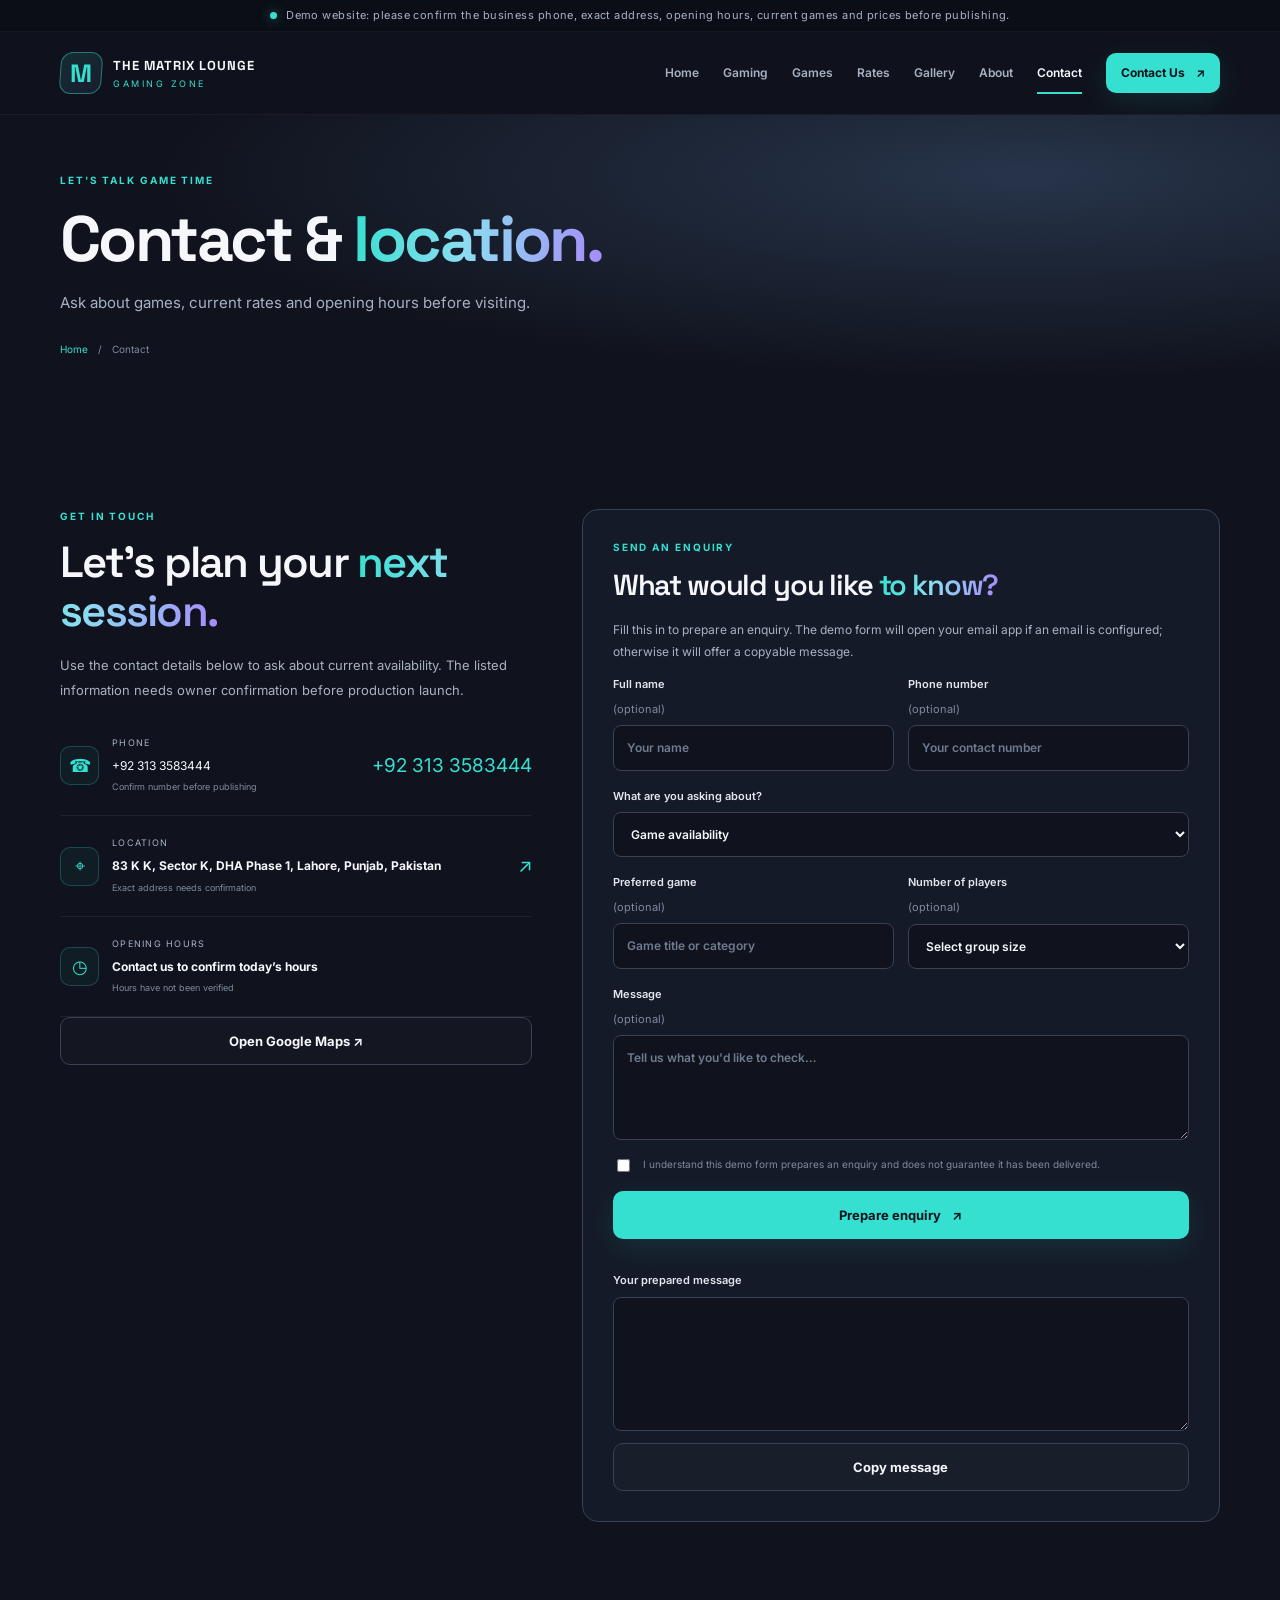
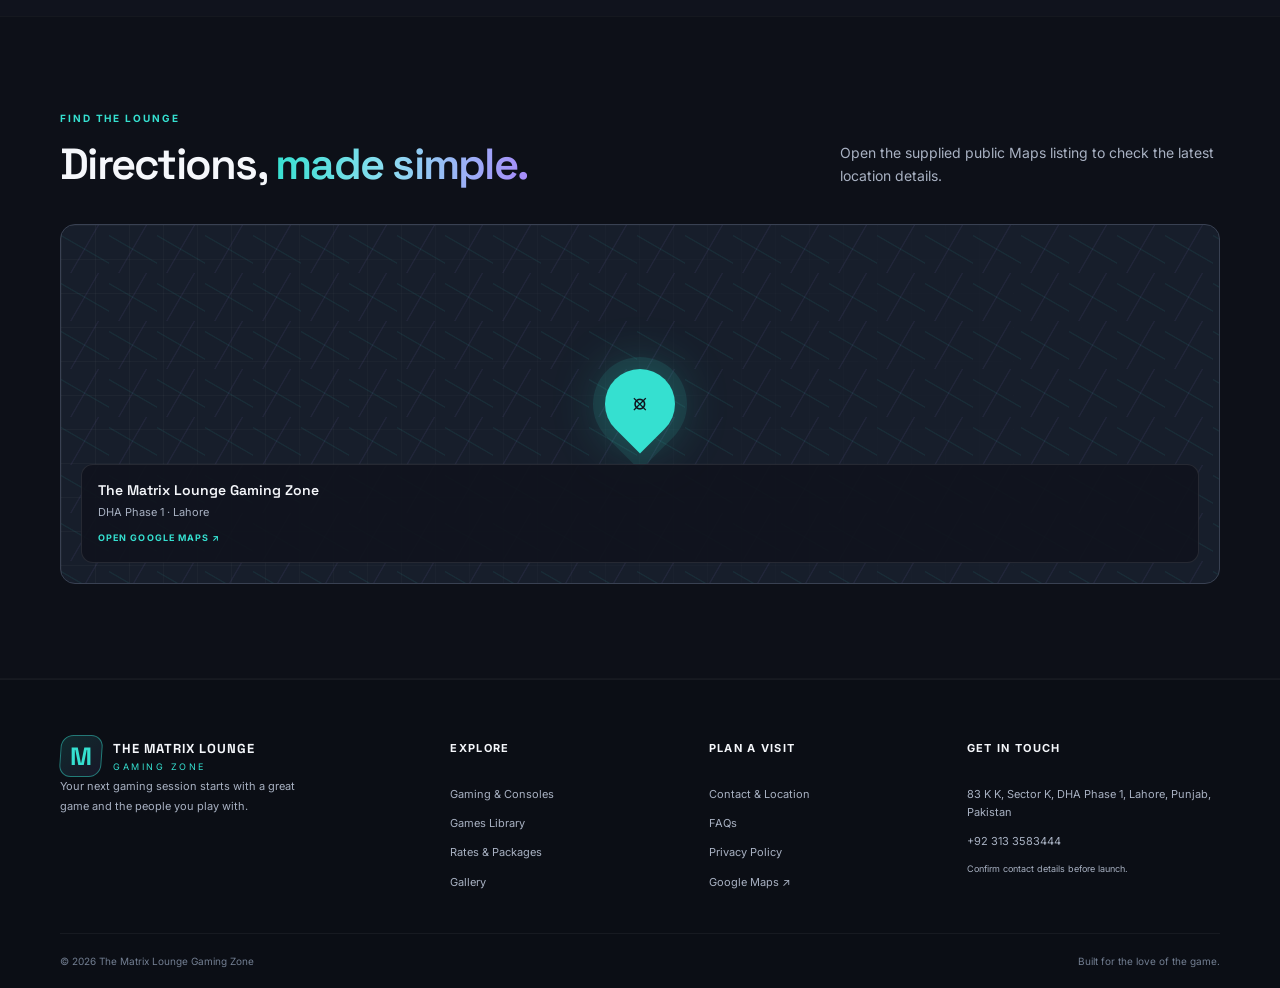
<file: contact.html>
<!doctype html><html lang="en"><head><meta charset="utf-8"><meta name="viewport" content="width=device-width, initial-scale=1"><meta name="theme-color" content="#10131d"><meta name="description" content="Contact The Matrix Lounge Gaming Zone in Lahore to ask about games, current rates and directions."><title>Contact & Location | The Matrix Lounge Gaming Zone</title><link rel="preconnect" href="https://fonts.googleapis.com"><link rel="preconnect" href="https://fonts.gstatic.com" crossorigin><link href="https://fonts.googleapis.com/css2?family=Inter:wght@400;500;600;700&family=Space+Grotesk:wght@500;600;700&display=swap" rel="stylesheet"><link rel="stylesheet" href="css/styles.css"><script defer src="js/config.js"></script><script defer src="js/app.js"></script></head><body><a class="skip-link" href="#main">Skip to content</a><div class="notice-bar"><span class="status-dot"></span><span data-notice>Local gaming. Real connections.</span></div><header class="site-header"><div class="container nav-wrap"><a class="brand" href="index.html" aria-label="The Matrix Lounge home"><span class="brand-mark"><span>M</span></span><span class="brand-copy"><strong>THE MATRIX LOUNGE</strong><small>GAMING ZONE</small></span></a><button class="menu-toggle" type="button" aria-expanded="false" aria-controls="main-nav" aria-label="Open navigation"><span></span><span></span><span></span></button><nav class="main-nav" id="main-nav" aria-label="Main navigation"><a class="nav-link " href="index.html">Home</a><a class="nav-link " href="gaming.html">Gaming</a><a class="nav-link " href="games.html">Games</a><a class="nav-link " href="rates.html">Rates</a><a class="nav-link " href="gallery.html">Gallery</a><a class="nav-link " href="about.html">About</a><a class="nav-link active" href="contact.html">Contact</a><a class="button button-small button-primary nav-cta" href="contact.html#contact-form">Contact Us <span aria-hidden="true">↗</span></a></nav></div></header><main id="main"><section class="page-hero compact"><div class="container page-hero-inner"><div class="eyebrow">LET'S TALK GAME TIME</div><h1>Contact & <span class="text-gradient">location.</span></h1><p>Ask about games, current rates and opening hours before visiting.</p><div class="breadcrumbs"><a href="index.html">Home</a><span>/</span><span>Contact</span></div></div></section><section class="section"><div class="container contact-layout"><div class="contact-details"><span class="eyebrow">GET IN TOUCH</span><h2>Let's plan your <span class="text-gradient">next session.</span></h2><p>Use the contact details below to ask about current availability. The listed information needs owner confirmation before production launch.</p><div class="contact-detail-card"><span class="contact-symbol">☎</span><div><small>PHONE</small><a data-phone href="tel:+923133583444">+92 313 3583444</a><span class="verification-note">Confirm number before publishing</span></div><a data-phone href="tel:+923133583444" class="detail-arrow" aria-label="Call the lounge">↗</a></div><div class="contact-detail-card"><span class="contact-symbol">⌖</span><div><small>LOCATION</small><strong data-address>83 K K, Sector K, DHA Phase 1, Lahore, Pakistan</strong><span class="verification-note">Exact address needs confirmation</span></div><a data-directions href="https://maps.app.goo.gl/FHKdm8GbWNaMJ6Qq5" class="detail-arrow" target="_blank" rel="noopener" aria-label="Get directions">↗</a></div><div class="contact-detail-card"><span class="contact-symbol">◷</span><div><small>OPENING HOURS</small><strong data-hours>Contact us to confirm today's hours</strong><span class="verification-note">Hours have not been verified</span></div></div><a class="button button-ghost button-full" data-maps href="https://maps.app.goo.gl/FHKdm8GbWNaMJ6Qq5" target="_blank" rel="noopener">Open Google Maps ↗</a></div><div class="contact-form-card" id="contact-form"><div class="form-heading"><span class="eyebrow">SEND AN ENQUIRY</span><h2>What would you like <span class="text-gradient">to know?</span></h2><p>Fill this in to prepare an enquiry. The demo form will open your email app if an email is configured; otherwise it will offer a copyable message.</p></div><form id="enquiry-form" novalidate><div class="form-row"><label>Full name <span>(optional)</span><input name="name" autocomplete="name" placeholder="Your name" maxlength="100"></label><label>Phone number <span>(optional)</span><input name="phone" type="tel" autocomplete="tel" placeholder="Your contact number" maxlength="30"></label></div><label>What are you asking about?<select name="topic"><option>Game availability</option><option>Current rates</option><option>Console availability</option><option>Group visit</option><option>Opening hours</option><option>Other enquiry</option></select></label><div class="form-row"><label>Preferred game <span>(optional)</span><input name="game" placeholder="Game title or category" maxlength="100"></label><label>Number of players <span>(optional)</span><select name="players"><option value="">Select group size</option><option>1 player</option><option>2 players</option><option>3–4 players</option><option>5+ players</option></select></label></div><label>Message <span>(optional)</span><textarea name="message" rows="4" placeholder="Tell us what you'd like to check…" maxlength="1000"></textarea></label><label class="consent-row"><input type="checkbox" name="consent" required><span>I understand this demo form prepares an enquiry and does not guarantee it has been delivered.</span></label><button class="button button-primary button-full" type="submit">Prepare enquiry <span>↗</span></button><p class="form-status" id="form-status" role="status" aria-live="polite"></p><div class="form-output" id="form-output" hidden><label>Your prepared message<textarea id="prepared-message" rows="6" readonly></textarea></label><button class="button button-ghost button-full" type="button" id="copy-message">Copy message</button></div></form></div></div></section><section class="section section-dark"><div class="container"><div class="section-heading"><div><span class="eyebrow">FIND THE LOUNGE</span><h2>Directions, <span class="text-gradient">made simple.</span></h2></div><p>Open the supplied public Maps listing to check the latest location details.</p></div><a class="map-wide" data-directions href="https://maps.app.goo.gl/FHKdm8GbWNaMJ6Qq5" target="_blank" rel="noopener"><div class="map-grid"></div><div class="map-pin-large">⌖</div><div class="map-label"><strong>The Matrix Lounge Gaming Zone</strong><small>DHA Phase 1 · Lahore</small><span>OPEN GOOGLE MAPS ↗</span></div></a></div></section></main><footer class="site-footer"><div class="container footer-grid"><div class="footer-brand"><a class="brand" href="index.html"><span class="brand-mark"><span>M</span></span><span class="brand-copy"><strong>THE MATRIX LOUNGE</strong><small>GAMING ZONE</small></span></a><p>Your next gaming session starts with a great game and the people you play with.</p></div><div><h3>Explore</h3><a href="gaming.html">Gaming & Consoles</a><a href="games.html">Games Library</a><a href="rates.html">Rates & Packages</a><a href="gallery.html">Gallery</a></div><div><h3>Plan a visit</h3><a href="contact.html">Contact & Location</a><a href="faq.html">FAQs</a><a href="privacy.html">Privacy Policy</a><a data-maps href="https://maps.app.goo.gl/FHKdm8GbWNaMJ6Qq5" target="_blank" rel="noopener">Google Maps ↗</a></div><div><h3>Get in touch</h3><p data-address>Address details need confirmation.</p><a data-phone href="tel:+923133583444" class="footer-phone">+92 313 3583444</a><p class="tiny-note">Confirm contact details before launch.</p></div></div><div class="container footer-bottom"><span>© <span data-year></span> The Matrix Lounge Gaming Zone</span><span>Built for the love of the game.</span></div></footer><div class="toast" role="status" aria-live="polite" hidden></div></body></html>
</file>
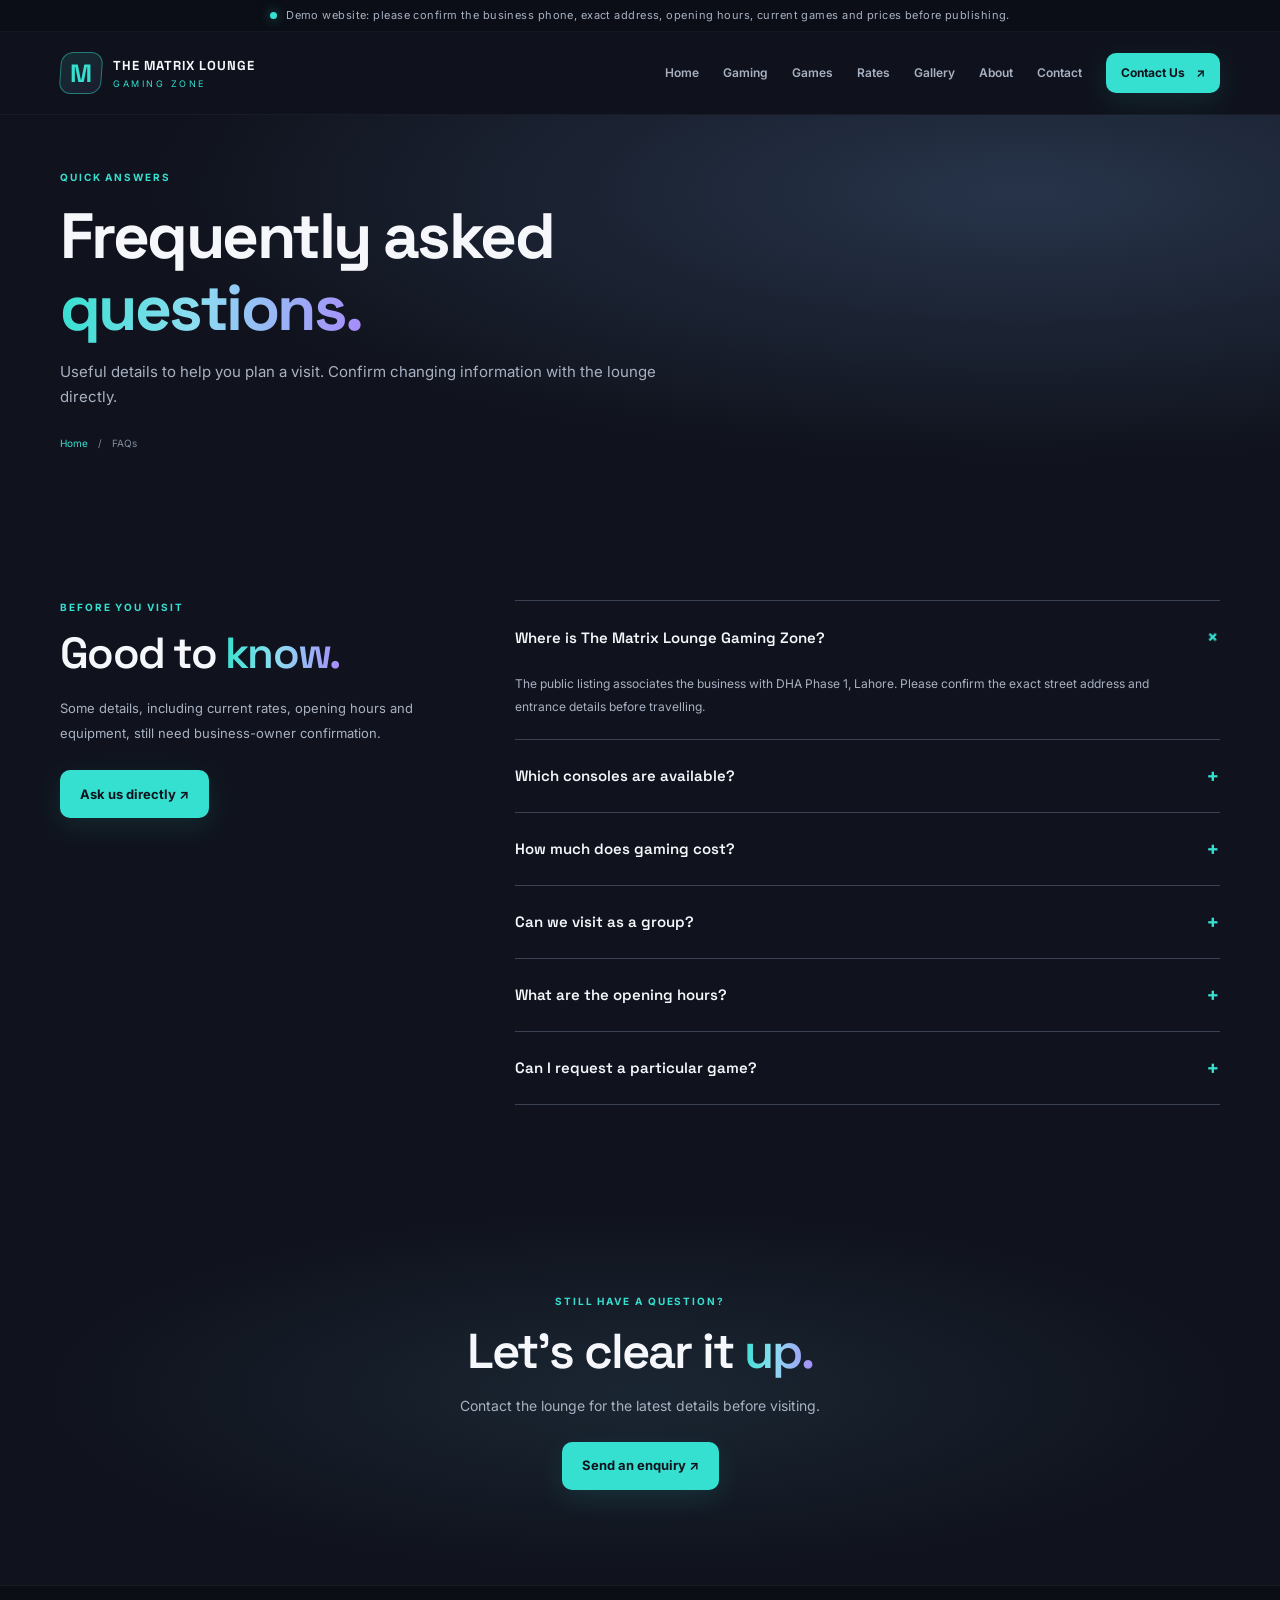
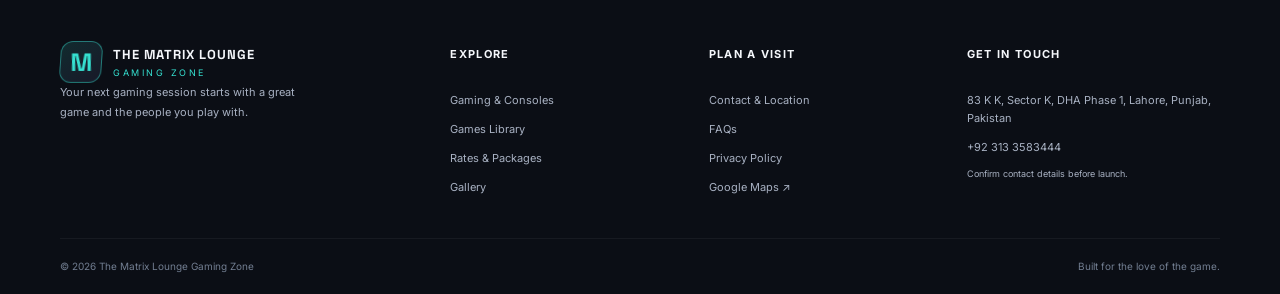
<file: faq.html>
<!doctype html><html lang="en"><head><meta charset="utf-8"><meta name="viewport" content="width=device-width, initial-scale=1"><meta name="theme-color" content="#10131d"><meta name="description" content="Frequently asked questions about The Matrix Lounge Gaming Zone, location, rates and game availability."><title>FAQs | The Matrix Lounge Gaming Zone</title><link rel="preconnect" href="https://fonts.googleapis.com"><link rel="preconnect" href="https://fonts.gstatic.com" crossorigin><link href="https://fonts.googleapis.com/css2?family=Inter:wght@400;500;600;700&family=Space+Grotesk:wght@500;600;700&display=swap" rel="stylesheet"><link rel="stylesheet" href="css/styles.css"><script defer src="js/config.js"></script><script defer src="js/app.js"></script></head><body><a class="skip-link" href="#main">Skip to content</a><div class="notice-bar"><span class="status-dot"></span><span data-notice>Local gaming. Real connections.</span></div><header class="site-header"><div class="container nav-wrap"><a class="brand" href="index.html" aria-label="The Matrix Lounge home"><span class="brand-mark"><span>M</span></span><span class="brand-copy"><strong>THE MATRIX LOUNGE</strong><small>GAMING ZONE</small></span></a><button class="menu-toggle" type="button" aria-expanded="false" aria-controls="main-nav" aria-label="Open navigation"><span></span><span></span><span></span></button><nav class="main-nav" id="main-nav" aria-label="Main navigation"><a class="nav-link " href="index.html">Home</a><a class="nav-link " href="gaming.html">Gaming</a><a class="nav-link " href="games.html">Games</a><a class="nav-link " href="rates.html">Rates</a><a class="nav-link " href="gallery.html">Gallery</a><a class="nav-link " href="about.html">About</a><a class="nav-link " href="contact.html">Contact</a><a class="button button-small button-primary nav-cta" href="contact.html#contact-form">Contact Us <span aria-hidden="true">↗</span></a></nav></div></header><main id="main"><section class="page-hero compact"><div class="container page-hero-inner"><div class="eyebrow">QUICK ANSWERS</div><h1>Frequently asked <span class="text-gradient">questions.</span></h1><p>Useful details to help you plan a visit. Confirm changing information with the lounge directly.</p><div class="breadcrumbs"><a href="index.html">Home</a><span>/</span><span>FAQs</span></div></div></section><section class="section"><div class="container faq-layout"><div class="faq-intro"><span class="eyebrow">BEFORE YOU VISIT</span><h2>Good to <span class="text-gradient">know.</span></h2><p>Some details, including current rates, opening hours and equipment, still need business-owner confirmation.</p><a class="button button-primary" href="contact.html">Ask us directly ↗</a></div><div class="faq-list" id="faq-list"></div></div></section><section class="section final-cta"><div class="container final-cta-inner"><span class="eyebrow">STILL HAVE A QUESTION?</span><h2>Let's clear it <span class="text-gradient">up.</span></h2><p>Contact the lounge for the latest details before visiting.</p><a class="button button-primary" href="contact.html#contact-form">Send an enquiry ↗</a></div></section></main><footer class="site-footer"><div class="container footer-grid"><div class="footer-brand"><a class="brand" href="index.html"><span class="brand-mark"><span>M</span></span><span class="brand-copy"><strong>THE MATRIX LOUNGE</strong><small>GAMING ZONE</small></span></a><p>Your next gaming session starts with a great game and the people you play with.</p></div><div><h3>Explore</h3><a href="gaming.html">Gaming & Consoles</a><a href="games.html">Games Library</a><a href="rates.html">Rates & Packages</a><a href="gallery.html">Gallery</a></div><div><h3>Plan a visit</h3><a href="contact.html">Contact & Location</a><a href="faq.html">FAQs</a><a href="privacy.html">Privacy Policy</a><a data-maps href="https://maps.app.goo.gl/FHKdm8GbWNaMJ6Qq5" target="_blank" rel="noopener">Google Maps ↗</a></div><div><h3>Get in touch</h3><p data-address>Address details need confirmation.</p><a data-phone href="tel:+923133583444" class="footer-phone">+92 313 3583444</a><p class="tiny-note">Confirm contact details before launch.</p></div></div><div class="container footer-bottom"><span>© <span data-year></span> The Matrix Lounge Gaming Zone</span><span>Built for the love of the game.</span></div></footer><div class="toast" role="status" aria-live="polite" hidden></div></body></html>
</file>
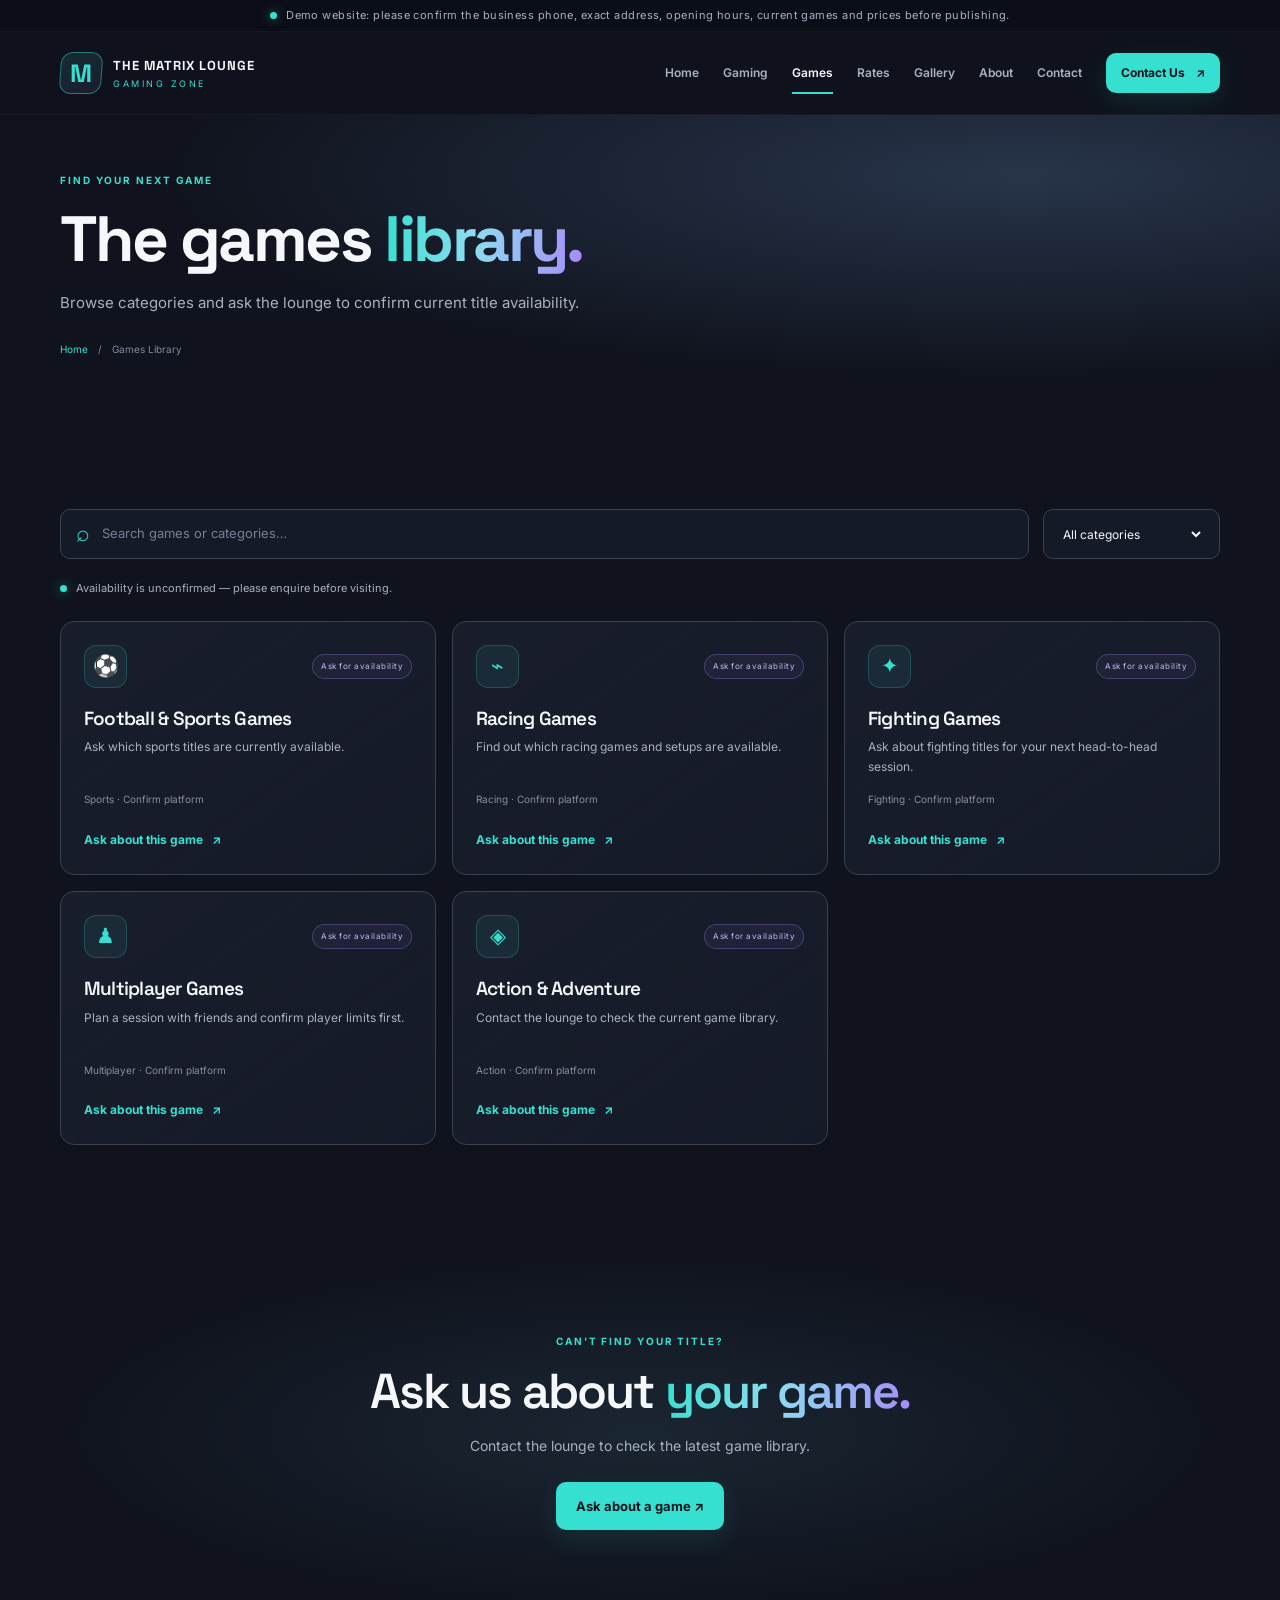
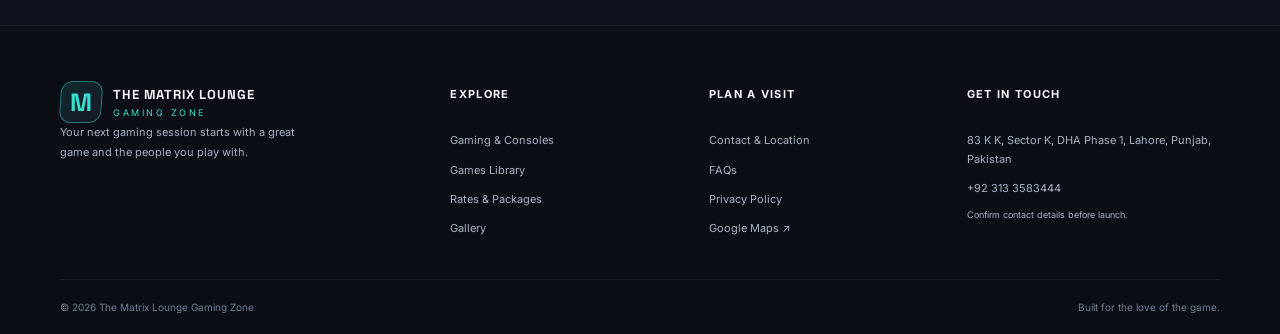
<file: games.html>
<!doctype html><html lang="en"><head><meta charset="utf-8"><meta name="viewport" content="width=device-width, initial-scale=1"><meta name="theme-color" content="#10131d"><meta name="description" content="Search gaming categories and enquire about current game availability at The Matrix Lounge Gaming Zone."><title>Games Library | The Matrix Lounge Gaming Zone</title><link rel="preconnect" href="https://fonts.googleapis.com"><link rel="preconnect" href="https://fonts.gstatic.com" crossorigin><link href="https://fonts.googleapis.com/css2?family=Inter:wght@400;500;600;700&family=Space+Grotesk:wght@500;600;700&display=swap" rel="stylesheet"><link rel="stylesheet" href="css/styles.css"><script defer src="js/config.js"></script><script defer src="js/app.js"></script></head><body><a class="skip-link" href="#main">Skip to content</a><div class="notice-bar"><span class="status-dot"></span><span data-notice>Local gaming. Real connections.</span></div><header class="site-header"><div class="container nav-wrap"><a class="brand" href="index.html" aria-label="The Matrix Lounge home"><span class="brand-mark"><span>M</span></span><span class="brand-copy"><strong>THE MATRIX LOUNGE</strong><small>GAMING ZONE</small></span></a><button class="menu-toggle" type="button" aria-expanded="false" aria-controls="main-nav" aria-label="Open navigation"><span></span><span></span><span></span></button><nav class="main-nav" id="main-nav" aria-label="Main navigation"><a class="nav-link " href="index.html">Home</a><a class="nav-link " href="gaming.html">Gaming</a><a class="nav-link active" href="games.html">Games</a><a class="nav-link " href="rates.html">Rates</a><a class="nav-link " href="gallery.html">Gallery</a><a class="nav-link " href="about.html">About</a><a class="nav-link " href="contact.html">Contact</a><a class="button button-small button-primary nav-cta" href="contact.html#contact-form">Contact Us <span aria-hidden="true">↗</span></a></nav></div></header><main id="main"><section class="page-hero compact"><div class="container page-hero-inner"><div class="eyebrow">FIND YOUR NEXT GAME</div><h1>The games <span class="text-gradient">library.</span></h1><p>Browse categories and ask the lounge to confirm current title availability.</p><div class="breadcrumbs"><a href="index.html">Home</a><span>/</span><span>Games Library</span></div></div></section><section class="section"><div class="container"><div class="catalog-toolbar"><label class="search-box"><span>⌕</span><input id="game-search" type="search" placeholder="Search games or categories…" aria-label="Search games"></label><label class="select-wrap"><span class="sr-only">Filter games by category</span><select id="game-filter"><option value="all">All categories</option><option>Sports</option><option>Racing</option><option>Fighting</option><option>Multiplayer</option><option>Action</option></select></label></div><div class="catalog-note"><span class="status-dot"></span> Availability is unconfirmed — please enquire before visiting.</div><div class="games-grid" id="games-grid" aria-live="polite"></div><div class="empty-state" id="games-empty" hidden><div class="empty-icon">⌕</div><h3>No matching games found</h3><p>Try a different search or select another category.</p><button class="button button-ghost" id="clear-game-filters" type="button">Clear filters</button></div></div></section><section class="section final-cta"><div class="container final-cta-inner"><span class="eyebrow">CAN'T FIND YOUR TITLE?</span><h2>Ask us about <span class="text-gradient">your game.</span></h2><p>Contact the lounge to check the latest game library.</p><a class="button button-primary" href="contact.html#contact-form">Ask about a game ↗</a></div></section></main><footer class="site-footer"><div class="container footer-grid"><div class="footer-brand"><a class="brand" href="index.html"><span class="brand-mark"><span>M</span></span><span class="brand-copy"><strong>THE MATRIX LOUNGE</strong><small>GAMING ZONE</small></span></a><p>Your next gaming session starts with a great game and the people you play with.</p></div><div><h3>Explore</h3><a href="gaming.html">Gaming & Consoles</a><a href="games.html">Games Library</a><a href="rates.html">Rates & Packages</a><a href="gallery.html">Gallery</a></div><div><h3>Plan a visit</h3><a href="contact.html">Contact & Location</a><a href="faq.html">FAQs</a><a href="privacy.html">Privacy Policy</a><a data-maps href="https://maps.app.goo.gl/FHKdm8GbWNaMJ6Qq5" target="_blank" rel="noopener">Google Maps ↗</a></div><div><h3>Get in touch</h3><p data-address>Address details need confirmation.</p><a data-phone href="tel:+923133583444" class="footer-phone">+92 313 3583444</a><p class="tiny-note">Confirm contact details before launch.</p></div></div><div class="container footer-bottom"><span>© <span data-year></span> The Matrix Lounge Gaming Zone</span><span>Built for the love of the game.</span></div></footer><div class="toast" role="status" aria-live="polite" hidden></div></body></html>
</file>
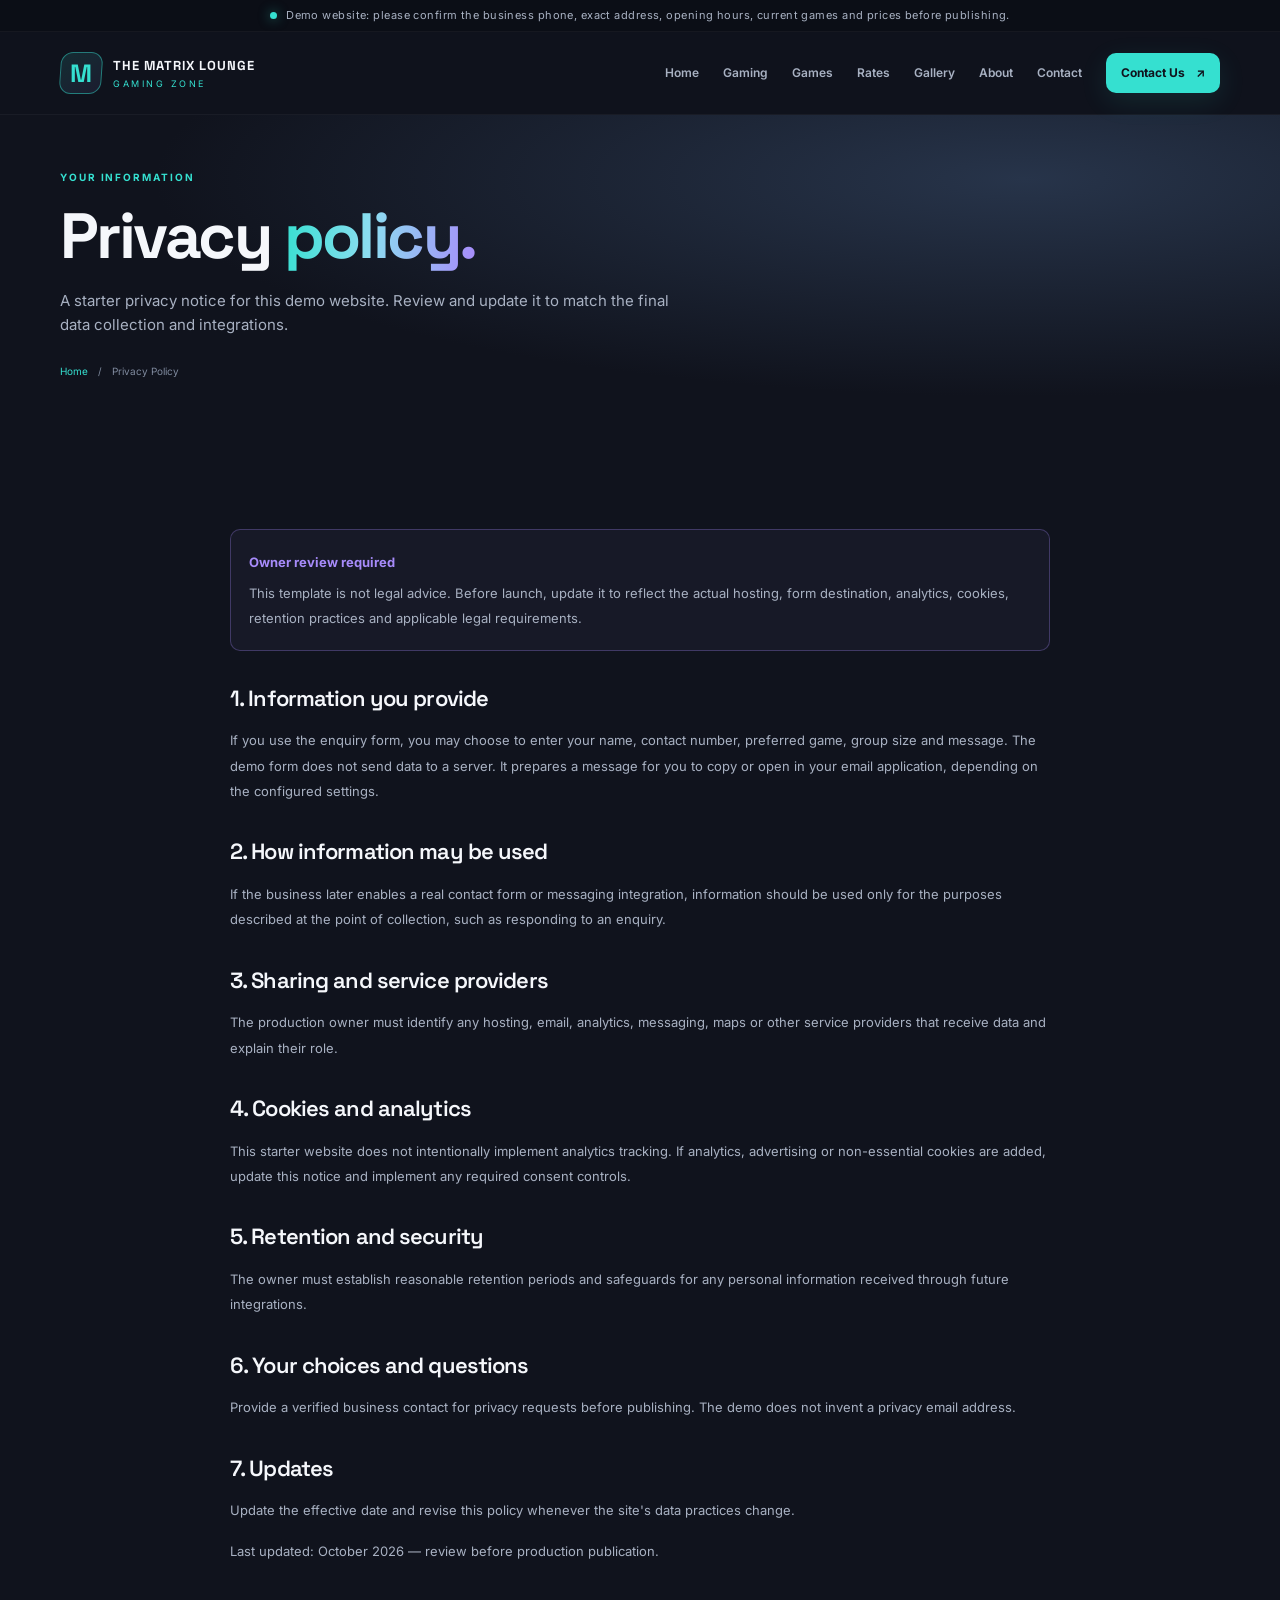
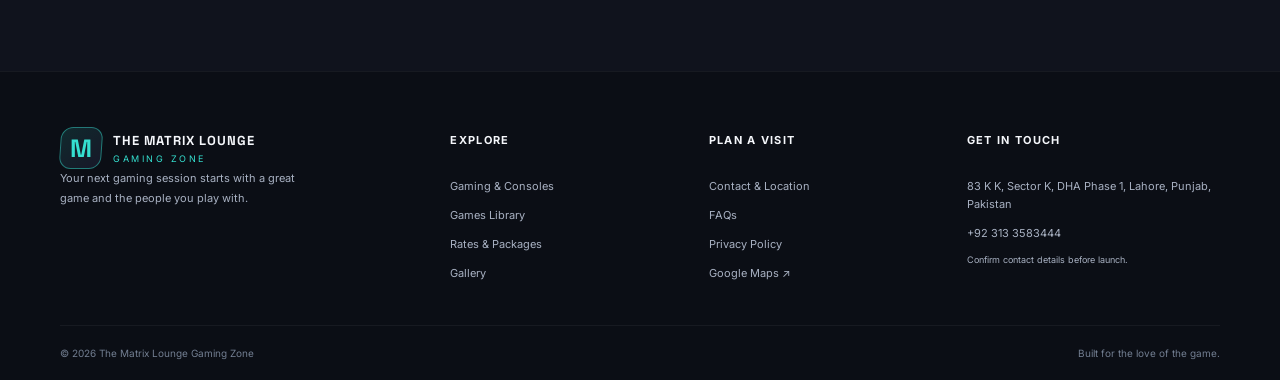
<file: privacy.html>
<!doctype html><html lang="en"><head><meta charset="utf-8"><meta name="viewport" content="width=device-width, initial-scale=1"><meta name="theme-color" content="#10131d"><meta name="description" content="Privacy policy template for The Matrix Lounge Gaming Zone website. Owner review is required before launch."><title>Privacy Policy | The Matrix Lounge Gaming Zone</title><link rel="preconnect" href="https://fonts.googleapis.com"><link rel="preconnect" href="https://fonts.gstatic.com" crossorigin><link href="https://fonts.googleapis.com/css2?family=Inter:wght@400;500;600;700&family=Space+Grotesk:wght@500;600;700&display=swap" rel="stylesheet"><link rel="stylesheet" href="css/styles.css"><script defer src="js/config.js"></script><script defer src="js/app.js"></script></head><body><a class="skip-link" href="#main">Skip to content</a><div class="notice-bar"><span class="status-dot"></span><span data-notice>Local gaming. Real connections.</span></div><header class="site-header"><div class="container nav-wrap"><a class="brand" href="index.html" aria-label="The Matrix Lounge home"><span class="brand-mark"><span>M</span></span><span class="brand-copy"><strong>THE MATRIX LOUNGE</strong><small>GAMING ZONE</small></span></a><button class="menu-toggle" type="button" aria-expanded="false" aria-controls="main-nav" aria-label="Open navigation"><span></span><span></span><span></span></button><nav class="main-nav" id="main-nav" aria-label="Main navigation"><a class="nav-link " href="index.html">Home</a><a class="nav-link " href="gaming.html">Gaming</a><a class="nav-link " href="games.html">Games</a><a class="nav-link " href="rates.html">Rates</a><a class="nav-link " href="gallery.html">Gallery</a><a class="nav-link " href="about.html">About</a><a class="nav-link " href="contact.html">Contact</a><a class="button button-small button-primary nav-cta" href="contact.html#contact-form">Contact Us <span aria-hidden="true">↗</span></a></nav></div></header><main id="main"><section class="page-hero compact"><div class="container page-hero-inner"><div class="eyebrow">YOUR INFORMATION</div><h1>Privacy <span class="text-gradient">policy.</span></h1><p>A starter privacy notice for this demo website. Review and update it to match the final data collection and integrations.</p><div class="breadcrumbs"><a href="index.html">Home</a><span>/</span><span>Privacy Policy</span></div></div></section><section class="section"><article class="container legal-content"><div class="legal-notice"><strong>Owner review required</strong><p>This template is not legal advice. Before launch, update it to reflect the actual hosting, form destination, analytics, cookies, retention practices and applicable legal requirements.</p></div><h2>1. Information you provide</h2><p>If you use the enquiry form, you may choose to enter your name, contact number, preferred game, group size and message. The demo form does not send data to a server. It prepares a message for you to copy or open in your email application, depending on the configured settings.</p><h2>2. How information may be used</h2><p>If the business later enables a real contact form or messaging integration, information should be used only for the purposes described at the point of collection, such as responding to an enquiry.</p><h2>3. Sharing and service providers</h2><p>The production owner must identify any hosting, email, analytics, messaging, maps or other service providers that receive data and explain their role.</p><h2>4. Cookies and analytics</h2><p>This starter website does not intentionally implement analytics tracking. If analytics, advertising or non-essential cookies are added, update this notice and implement any required consent controls.</p><h2>5. Retention and security</h2><p>The owner must establish reasonable retention periods and safeguards for any personal information received through future integrations.</p><h2>6. Your choices and questions</h2><p>Provide a verified business contact for privacy requests before publishing. The demo does not invent a privacy email address.</p><h2>7. Updates</h2><p>Update the effective date and revise this policy whenever the site's data practices change.</p><p class="tiny-note">Last updated: October 2026 — review before production publication.</p></article></section></main><footer class="site-footer"><div class="container footer-grid"><div class="footer-brand"><a class="brand" href="index.html"><span class="brand-mark"><span>M</span></span><span class="brand-copy"><strong>THE MATRIX LOUNGE</strong><small>GAMING ZONE</small></span></a><p>Your next gaming session starts with a great game and the people you play with.</p></div><div><h3>Explore</h3><a href="gaming.html">Gaming & Consoles</a><a href="games.html">Games Library</a><a href="rates.html">Rates & Packages</a><a href="gallery.html">Gallery</a></div><div><h3>Plan a visit</h3><a href="contact.html">Contact & Location</a><a href="faq.html">FAQs</a><a href="privacy.html">Privacy Policy</a><a data-maps href="https://maps.app.goo.gl/FHKdm8GbWNaMJ6Qq5" target="_blank" rel="noopener">Google Maps ↗</a></div><div><h3>Get in touch</h3><p data-address>Address details need confirmation.</p><a data-phone href="tel:+923133583444" class="footer-phone">+92 313 3583444</a><p class="tiny-note">Confirm contact details before launch.</p></div></div><div class="container footer-bottom"><span>© <span data-year></span> The Matrix Lounge Gaming Zone</span><span>Built for the love of the game.</span></div></footer><div class="toast" role="status" aria-live="polite" hidden></div></body></html>
</file>
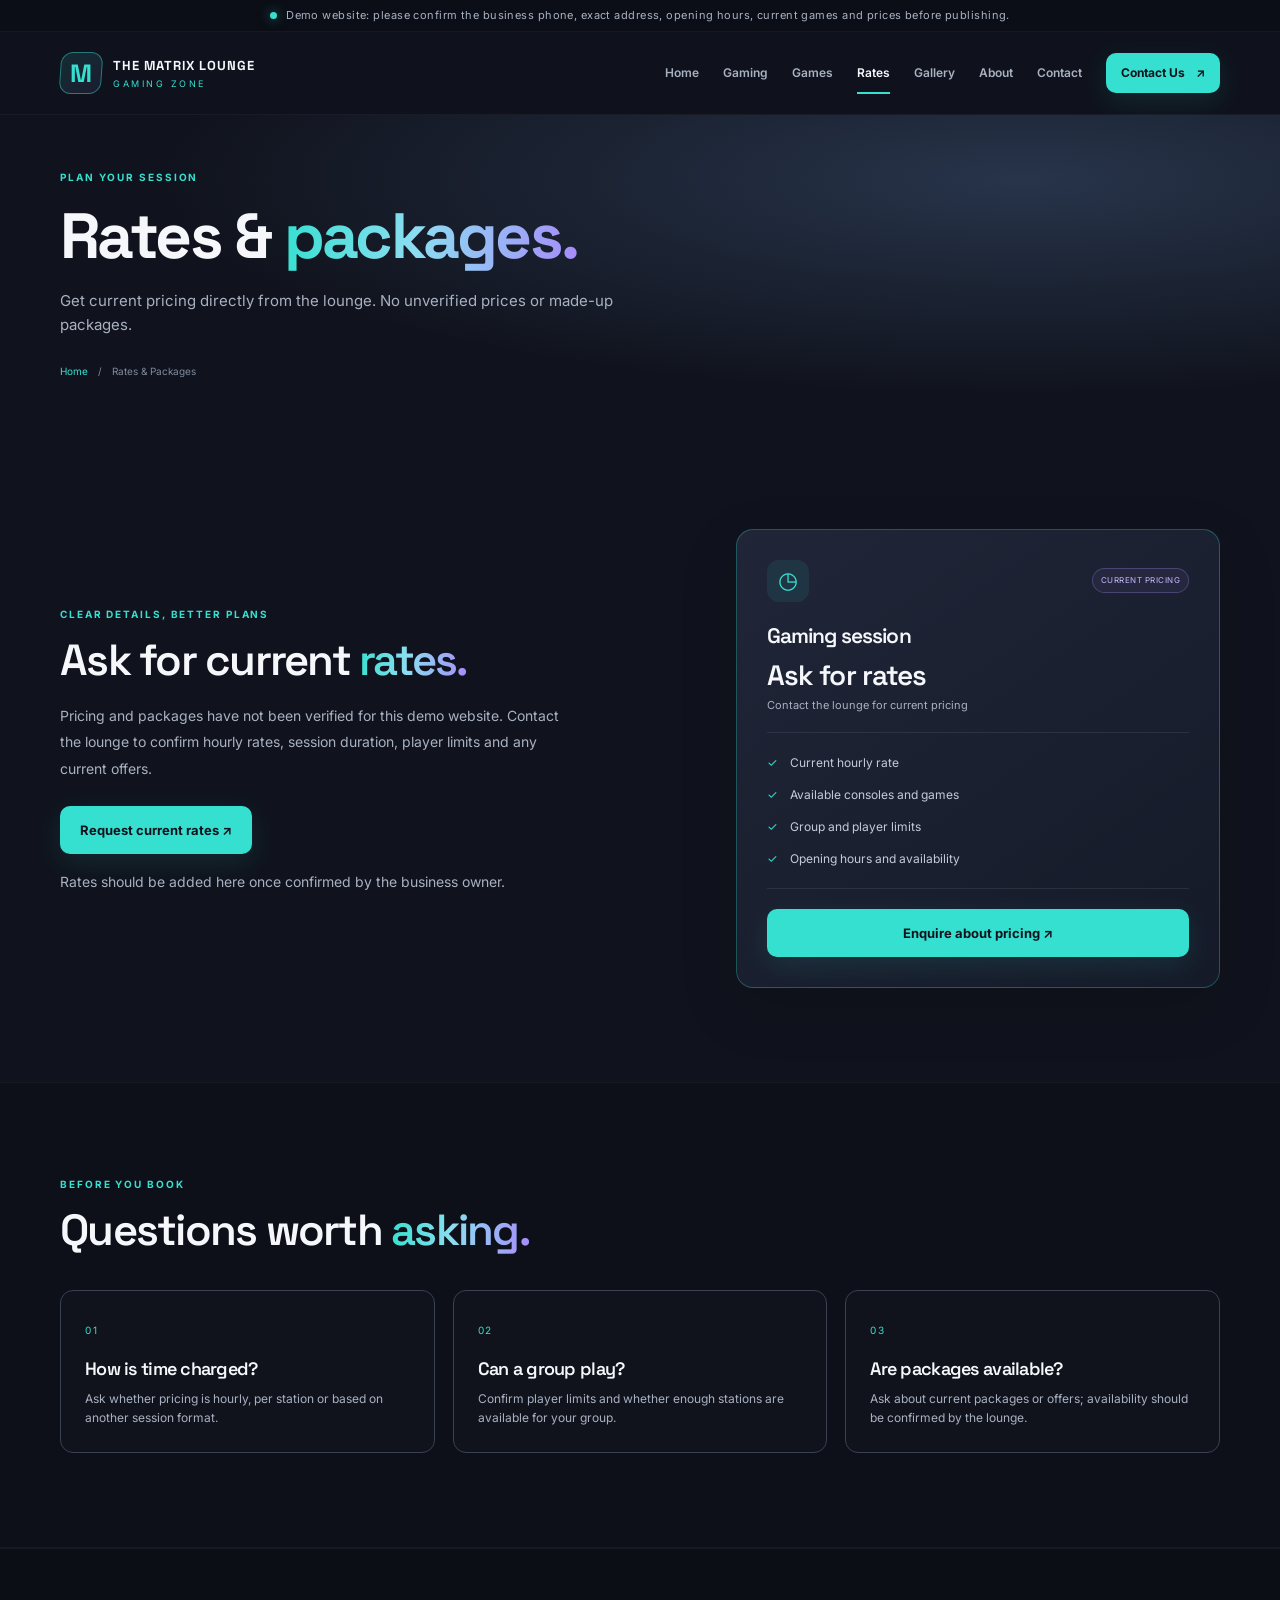
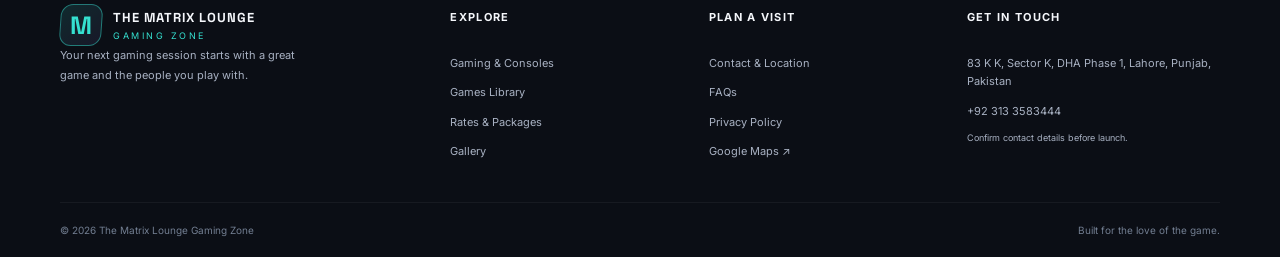
<file: rates.html>
<!doctype html><html lang="en"><head><meta charset="utf-8"><meta name="viewport" content="width=device-width, initial-scale=1"><meta name="theme-color" content="#10131d"><meta name="description" content="Ask The Matrix Lounge Gaming Zone in Lahore for current gaming rates and package availability."><title>Rates & Packages | The Matrix Lounge Gaming Zone</title><link rel="preconnect" href="https://fonts.googleapis.com"><link rel="preconnect" href="https://fonts.gstatic.com" crossorigin><link href="https://fonts.googleapis.com/css2?family=Inter:wght@400;500;600;700&family=Space+Grotesk:wght@500;600;700&display=swap" rel="stylesheet"><link rel="stylesheet" href="css/styles.css"><script defer src="js/config.js"></script><script defer src="js/app.js"></script></head><body><a class="skip-link" href="#main">Skip to content</a><div class="notice-bar"><span class="status-dot"></span><span data-notice>Local gaming. Real connections.</span></div><header class="site-header"><div class="container nav-wrap"><a class="brand" href="index.html" aria-label="The Matrix Lounge home"><span class="brand-mark"><span>M</span></span><span class="brand-copy"><strong>THE MATRIX LOUNGE</strong><small>GAMING ZONE</small></span></a><button class="menu-toggle" type="button" aria-expanded="false" aria-controls="main-nav" aria-label="Open navigation"><span></span><span></span><span></span></button><nav class="main-nav" id="main-nav" aria-label="Main navigation"><a class="nav-link " href="index.html">Home</a><a class="nav-link " href="gaming.html">Gaming</a><a class="nav-link " href="games.html">Games</a><a class="nav-link active" href="rates.html">Rates</a><a class="nav-link " href="gallery.html">Gallery</a><a class="nav-link " href="about.html">About</a><a class="nav-link " href="contact.html">Contact</a><a class="button button-small button-primary nav-cta" href="contact.html#contact-form">Contact Us <span aria-hidden="true">↗</span></a></nav></div></header><main id="main"><section class="page-hero compact"><div class="container page-hero-inner"><div class="eyebrow">PLAN YOUR SESSION</div><h1>Rates & <span class="text-gradient">packages.</span></h1><p>Get current pricing directly from the lounge. No unverified prices or made-up packages.</p><div class="breadcrumbs"><a href="index.html">Home</a><span>/</span><span>Rates & Packages</span></div></div></section><section class="section"><div class="container pricing-layout"><div class="pricing-intro"><span class="eyebrow">CLEAR DETAILS, BETTER PLANS</span><h2>Ask for current <span class="text-gradient">rates.</span></h2><p>Pricing and packages have not been verified for this demo website. Contact the lounge to confirm hourly rates, session duration, player limits and any current offers.</p><a class="button button-primary" href="contact.html#contact-form">Request current rates ↗</a><p class="tiny-note">Rates should be added here once confirmed by the business owner.</p></div><div class="pricing-card"><div class="pricing-card-top"><span class="pricing-icon">◷</span><span class="pill">CURRENT PRICING</span></div><h3>Gaming session</h3><div class="price-placeholder">Ask for rates<span>Contact the lounge for current pricing</span></div><ul class="pricing-list"><li><span>✓</span> Current hourly rate</li><li><span>✓</span> Available consoles and games</li><li><span>✓</span> Group and player limits</li><li><span>✓</span> Opening hours and availability</li></ul><a class="button button-primary button-full" href="contact.html">Enquire about pricing ↗</a></div></div></section><section class="section section-dark"><div class="container"><div class="section-heading"><div><span class="eyebrow">BEFORE YOU BOOK</span><h2>Questions worth <span class="text-gradient">asking.</span></h2></div></div><div class="questions-grid"><div><span>01</span><h3>How is time charged?</h3><p>Ask whether pricing is hourly, per station or based on another session format.</p></div><div><span>02</span><h3>Can a group play?</h3><p>Confirm player limits and whether enough stations are available for your group.</p></div><div><span>03</span><h3>Are packages available?</h3><p>Ask about current packages or offers; availability should be confirmed by the lounge.</p></div></div></div></section></main><footer class="site-footer"><div class="container footer-grid"><div class="footer-brand"><a class="brand" href="index.html"><span class="brand-mark"><span>M</span></span><span class="brand-copy"><strong>THE MATRIX LOUNGE</strong><small>GAMING ZONE</small></span></a><p>Your next gaming session starts with a great game and the people you play with.</p></div><div><h3>Explore</h3><a href="gaming.html">Gaming & Consoles</a><a href="games.html">Games Library</a><a href="rates.html">Rates & Packages</a><a href="gallery.html">Gallery</a></div><div><h3>Plan a visit</h3><a href="contact.html">Contact & Location</a><a href="faq.html">FAQs</a><a href="privacy.html">Privacy Policy</a><a data-maps href="https://maps.app.goo.gl/FHKdm8GbWNaMJ6Qq5" target="_blank" rel="noopener">Google Maps ↗</a></div><div><h3>Get in touch</h3><p data-address>Address details need confirmation.</p><a data-phone href="tel:+923133583444" class="footer-phone">+92 313 3583444</a><p class="tiny-note">Confirm contact details before launch.</p></div></div><div class="container footer-bottom"><span>© <span data-year></span> The Matrix Lounge Gaming Zone</span><span>Built for the love of the game.</span></div></footer><div class="toast" role="status" aria-live="polite" hidden></div></body></html>
</file>
<file: css/styles.css>
@import url('https://fonts.googleapis.com/css2?family=Inter:wght@400;500;600;700&family=Space+Grotesk:wght@500;600;700&display=swap');
:root{--bg:#10131d;--bg-2:#151a28;--surface:#202638;--surface-2:#252d40;--cyan:#35e0d0;--cyan-hover:#6cece0;--purple:#a78bfa;--text:#f5f7fb;--muted:#a8b1c2;--border:#394152;--danger:#f87171;--success:#4ade80;--font-body:'Inter',sans-serif;--font-heading:'Space Grotesk',sans-serif;--container:1160px;--radius:18px;--shadow:0 24px 80px #0005}*{box-sizing:border-box}html{scroll-behavior:smooth;scroll-padding-top:90px}body{margin:0;background:var(--bg);color:var(--text);font-family:var(--font-body);font-size:16px;line-height:1.65;-webkit-font-smoothing:antialiased}body.menu-open{overflow:hidden}img{display:block;max-width:100%;width:100%;object-fit:cover}a{color:inherit;text-decoration:none}button,input,select,textarea{font:inherit}button,a,input,select,textarea{-webkit-tap-highlight-color:transparent}button{color:inherit}.container{width:min(var(--container),calc(100% - 48px));margin-inline:auto}.skip-link{position:fixed;top:-100px;left:16px;z-index:999;background:var(--cyan);color:var(--bg);padding:10px 16px;border-radius:8px}.skip-link:focus{top:12px}.sr-only{position:absolute;width:1px;height:1px;padding:0;margin:-1px;overflow:hidden;clip:rect(0,0,0,0);white-space:nowrap;border:0}.notice-bar{height:32px;display:flex;justify-content:center;align-items:center;gap:9px;background:#0b0e16;border-bottom:1px solid #ffffff0b;color:var(--muted);font-size:11px;letter-spacing:.04em}.status-dot,.live-dot{width:7px;height:7px;background:var(--cyan);border-radius:50%;box-shadow:0 0 12px #35e0d088;display:inline-block;flex:none}.site-header{position:sticky;top:0;z-index:100;background:#10131de8;backdrop-filter:blur(18px);border-bottom:1px solid #ffffff0b}.nav-wrap{height:82px;display:flex;align-items:center;justify-content:space-between;gap:28px}.brand{display:inline-flex;align-items:center;gap:11px;min-width:max-content}.brand-mark{height:42px;width:42px;display:grid;place-items:center;border:1px solid #35e0d077;background:linear-gradient(140deg,#35e0d022,#a78bfa16);border-radius:12px;color:var(--cyan);font:700 25px var(--font-heading);transform:skew(-4deg)}.brand-mark span{transform:skew(4deg)}.brand-copy{display:flex;flex-direction:column;line-height:1.25}.brand-copy strong{font:700 13px var(--font-heading);letter-spacing:.075em}.brand-copy small{font-size:9px;letter-spacing:.28em;color:var(--cyan);margin-top:4px}.main-nav{display:flex;align-items:center;gap:24px}.nav-link{font-size:12px;color:var(--muted);font-weight:600;transition:color .2s;white-space:nowrap}.nav-link:hover,.nav-link:focus-visible,.nav-link.active{color:var(--text)}.nav-link.active{position:relative}.nav-link.active:after{content:'';position:absolute;bottom:-11px;left:0;right:0;height:2px;background:var(--cyan)}.menu-toggle{display:none;background:transparent;border:1px solid var(--border);border-radius:10px;width:44px;height:44px;align-items:center;justify-content:center;flex-direction:column;gap:5px;cursor:pointer}.menu-toggle span{width:18px;height:2px;background:var(--text);transition:transform .2s,opacity .2s}.button{display:inline-flex;align-items:center;justify-content:center;gap:11px;padding:14px 19px;border:1px solid transparent;border-radius:10px;font-size:13px;font-weight:700;line-height:1.2;transition:transform .2s,background .2s,border-color .2s,box-shadow .2s;cursor:pointer;min-height:48px}.button:hover{transform:translateY(-2px)}.button:focus-visible,a:focus-visible,button:focus-visible{outline:3px solid var(--purple);outline-offset:3px}.button-primary{background:var(--cyan);color:#10131d;box-shadow:0 8px 28px #35e0d01c}.button-primary:hover{background:var(--cyan-hover);box-shadow:0 10px 34px #35e0d02c}.button-ghost{background:#ffffff04;border-color:var(--border);color:var(--text)}.button-ghost:hover{border-color:var(--cyan);background:#35e0d00a}.button-small{padding:11px 14px;min-height:40px;font-size:12px}.button-full{width:100%}.hero{position:relative;overflow:hidden;padding:90px 0 25px;background:radial-gradient(ellipse at 72% 35%,#202b3c 0%,#10131d 47%)}.hero-grid{display:grid;grid-template-columns:1fr 1fr;align-items:center;gap:45px;min-height:490px;position:relative;z-index:1}.hero-copy{max-width:600px}.eyebrow{display:flex;align-items:center;gap:10px;font-size:10px;letter-spacing:.19em;font-weight:700;color:var(--cyan);line-height:1.5}.eyebrow-line{width:27px;height:1px;background:var(--cyan)}h1,h2,h3,p{margin-top:0}h1,h2,h3{font-family:var(--font-heading);line-height:1.12;letter-spacing:-.04em}h1{font-size:clamp(44px,5.2vw,72px);font-weight:700;margin:23px 0 20px}h2{font-size:clamp(30px,3.4vw,46px);font-weight:600;margin:14px 0 18px}h3{font-size:21px;font-weight:600;margin-bottom:10px}.text-gradient{color:var(--cyan);background:linear-gradient(95deg,var(--cyan),#8cddf1 45%,var(--purple));-webkit-background-clip:text;background-clip:text;-webkit-text-fill-color:transparent}.hero-lead{font-size:16px;color:var(--muted);max-width:520px;line-height:1.85;margin-bottom:29px}.hero-actions{display:flex;gap:12px;flex-wrap:wrap}.hero-meta{display:flex;flex-wrap:wrap;gap:22px;margin-top:29px;color:#8994a8;font-size:11px}.meta-icon{font-style:normal;color:var(--cyan);margin-right:6px}.hero-visual{position:relative;padding:14px 8px 18px 12px}.hero-image-frame{position:relative;z-index:2;border:1px solid #ffffff18;border-radius:20px;overflow:hidden;box-shadow:var(--shadow);transform:rotate(1.3deg)}.hero-image-frame>img{height:420px;object-fit:cover}.image-overlay{position:absolute;inset:0;background:linear-gradient(180deg,#10131d00 35%,#10131dc9 100%),linear-gradient(110deg,#35e0d00d,#a78bfa17)}.hero-image-label{position:absolute;bottom:20px;left:20px;right:20px;display:flex;align-items:center;gap:12px;border:1px solid #ffffff21;background:#10131dc9;backdrop-filter:blur(12px);border-radius:12px;padding:13px 15px}.hero-image-label strong,.hero-image-label small{display:block}.hero-image-label strong{font:600 11px var(--font-heading);letter-spacing:.1em}.hero-image-label small{font-size:9px;color:var(--muted);letter-spacing:.08em;margin-top:3px}.floating-chip{position:absolute;z-index:3;padding:10px 13px;border:1px solid #ffffff21;border-radius:10px;background:#202638ed;box-shadow:0 12px 28px #0003;font-size:10px;font-weight:700;letter-spacing:.1em}.chip-top{top:35px;right:-5px}.chip-bottom{bottom:44px;left:-20px}.chip-icon{color:var(--cyan);font-size:18px;margin-right:6px}.chip-icon.purple{color:var(--purple)}.hero-orbit{position:absolute;border:1px solid #35e0d027;border-radius:50%;z-index:0}.orbit-a{width:400px;height:400px;top:5px;left:0}.orbit-b{width:520px;height:520px;top:-50px;left:-55px;border-color:#a78bfa16}.hero-glow{position:absolute;border-radius:50%;filter:blur(90px);pointer-events:none}.glow-one{height:220px;width:220px;background:#35e0d00a;left:-100px;top:30px}.glow-two{height:300px;width:300px;background:#a78bfa0c;right:0;bottom:-100px}.hero-bottom{display:flex;justify-content:space-between;color:#707c90;font-size:9px;letter-spacing:.16em;margin-top:45px}.scroll-cue{color:var(--muted)}.scroll-cue span{color:var(--cyan);margin-left:10px;font-size:16px}.section{padding:94px 0}.section-intro{background:#131824}.section-heading{display:flex;justify-content:space-between;align-items:end;gap:35px;margin-bottom:35px}.section-heading h2{margin-bottom:0}.section-heading>p{max-width:380px;color:var(--muted);font-size:14px;margin-bottom:2px}.category-grid{display:grid;grid-template-columns:repeat(3,1fr);gap:18px}.category-card{position:relative;min-height:330px;border-radius:16px;overflow:hidden;border:1px solid #ffffff13;background:var(--surface);isolation:isolate}.category-card img{position:absolute;inset:0;width:100%;height:100%;transition:transform .55s;z-index:-2}.category-card:hover img{transform:scale(1.06)}.category-shade{position:absolute;inset:0;background:linear-gradient(180deg,#10131d10 0%,#10131d18 28%,#10131de8 100%);z-index:-1}.card-number{position:absolute;top:20px;left:20px;font-size:9px;letter-spacing:.14em;color:#d8e0ec}.category-content{position:absolute;bottom:0;left:0;right:0;padding:22px}.category-content h3{font-size:23px;margin:0 0 6px}.category-content p{font-size:12px;color:var(--muted);margin:0}.card-arrow{position:absolute;right:20px;bottom:45px;color:var(--cyan);font-size:20px;transition:transform .2s}.category-card:hover .card-arrow{transform:translate(3px,-3px)}.section-dark{background:#0d1018;border-block:1px solid #ffffff08}.split-layout{display:grid;grid-template-columns:1fr 1fr;align-items:center;gap:76px}.split-image{position:relative;padding:0 20px 20px 0}.split-image img{height:470px;border-radius:16px;border:1px solid #ffffff16}.image-caption{position:absolute;bottom:35px;left:14px;background:#10131de8;border:1px solid #ffffff24;padding:8px 10px;border-radius:5px;color:var(--muted);font-size:8px;letter-spacing:.12em}.image-corner{position:absolute;width:75px;height:75px;border-color:var(--cyan);border-style:solid;pointer-events:none}.corner-tl{top:-10px;left:-10px;border-width:1px 0 0 1px}.corner-br{right:5px;bottom:5px;border-width:0 1px 1px 0}.split-copy>p{color:var(--muted);font-size:14px;line-height:1.9}.feature-list{padding:0;margin:25px 0;list-style:none;display:grid;gap:19px}.feature-list li{display:flex;gap:12px;align-items:flex-start}.feature-check{width:24px;height:24px;display:grid;place-items:center;background:#35e0d015;border:1px solid #35e0d04a;border-radius:7px;color:var(--cyan);font-size:12px;flex:none}.feature-list strong,.feature-list small{display:block}.feature-list strong{font-size:13px}.feature-list small{font-size:11px;color:var(--muted);margin-top:3px}.text-link{display:inline-flex;align-items:center;gap:9px;color:var(--cyan);font-size:12px;font-weight:700}.text-link span{transition:transform .2s}.text-link:hover span{transform:translate(3px,-3px)}.steps-grid{display:grid;grid-template-columns:repeat(3,1fr);gap:16px}.step-card{position:relative;padding:28px;border:1px solid var(--border);background:linear-gradient(145deg,#ffffff05,#ffffff01);border-radius:14px;min-height:240px}.step-no{position:absolute;right:22px;top:20px;color:#6f7b90;font:600 11px var(--font-heading);letter-spacing:.12em}.step-icon{width:43px;height:43px;border:1px solid #35e0d04c;background:#35e0d010;border-radius:12px;display:grid;place-items:center;color:var(--cyan);font-size:22px;margin-bottom:26px}.step-card h3{font-size:20px}.step-card p{font-size:12px;color:var(--muted);line-height:1.8;margin:0}.gallery-preview{background:#131824}.gallery-strip{display:grid;grid-template-columns:1.4fr 1fr 1fr;gap:15px}.gallery-tile{position:relative;min-height:260px;border-radius:13px;overflow:hidden}.gallery-tile img{height:100%;position:absolute;inset:0;transition:transform .5s}.gallery-tile:hover img{transform:scale(1.05)}.gallery-tile:after{content:'';position:absolute;inset:0;background:linear-gradient(180deg,transparent 40%,#10131de0)}.gallery-tile span{position:absolute;z-index:1;bottom:18px;left:18px;right:18px;font:600 15px var(--font-heading)}.gallery-tile b{float:right;color:var(--cyan)}.image-disclaimer,.tiny-note{font-size:10px;color:#7f8a9e;margin-top:15px}.rates-band{padding:65px 0}.rates-band-inner{border:1px solid #35e0d03a;background:radial-gradient(ellipse at 90% 0%,#35e0d010,transparent 55%),#151a28;border-radius:18px;padding:38px 42px;display:flex;justify-content:space-between;align-items:center;gap:30px}.rates-band h2{font-size:34px;margin:10px 0}.rates-band p{color:var(--muted);font-size:13px;margin:0}.location-section{padding-top:20px}.location-card{display:grid;grid-template-columns:1fr .95fr;border:1px solid var(--border);border-radius:18px;overflow:hidden;background:#151a28}.location-copy{padding:40px}.location-copy h2{font-size:37px}.location-copy>p{font-size:13px;color:var(--muted);max-width:400px}.contact-line{display:flex;align-items:center;gap:13px;margin:20px 0}.contact-symbol{display:grid;place-items:center;width:39px;height:39px;border:1px solid #35e0d03c;background:#35e0d00c;color:var(--cyan);border-radius:10px;flex:none;font-size:18px}.contact-line small,.contact-line strong,.contact-line a{display:block}.contact-line small{font-size:9px;letter-spacing:.15em;color:var(--muted);margin-bottom:4px}.contact-line strong,.contact-line a{font-size:12px}.location-actions{display:flex;gap:10px;flex-wrap:wrap;margin-top:24px}.map-preview,.map-wide{position:relative;overflow:hidden;min-height:380px;background-color:#171e2b;background-image:linear-gradient(30deg,transparent 48%,#35e0d012 49%,#35e0d012 50%,transparent 51%),linear-gradient(120deg,transparent 48%,#a78bfa12 49%,#a78bfa12 50%,transparent 51%);background-size:48px 48px;display:grid;place-items:center}.map-grid{position:absolute;inset:0;background-image:linear-gradient(#ffffff08 1px,transparent 1px),linear-gradient(90deg,#ffffff08 1px,transparent 1px);background-size:34px 34px;mask-image:linear-gradient(90deg,#000,transparent)}.map-pin-large{width:70px;height:70px;border-radius:50% 50% 50% 0;transform:rotate(-45deg);display:grid;place-items:center;background:var(--cyan);color:#10131d;font-size:32px;box-shadow:0 0 0 12px #35e0d01a,0 0 55px #35e0d04d;z-index:1}.map-pin-large::first-letter{transform:rotate(45deg)}.map-label{position:absolute;bottom:20px;left:20px;right:20px;background:#10131de8;border:1px solid #ffffff18;border-radius:12px;padding:16px;display:flex;flex-direction:column;z-index:2}.map-label strong{font:600 14px var(--font-heading)}.map-label small{font-size:11px;color:var(--muted);margin:4px 0 10px}.map-label span{font-size:9px;letter-spacing:.12em;color:var(--cyan);font-weight:700}.map-note{position:absolute;top:16px;right:16px;font-size:8px;letter-spacing:.1em;color:var(--muted);z-index:1}.final-cta{background:radial-gradient(ellipse at center,#1a2632 0%,#10131d 65%);text-align:center;padding:95px 0}.final-cta-inner{max-width:720px;margin:auto}.final-cta h2{font-size:clamp(32px,4vw,49px);margin:15px 0}.final-cta p{font-size:14px;color:var(--muted);margin-bottom:25px}.final-cta .eyebrow{justify-content:center}.centered{justify-content:center}.cta-emblem{position:relative;width:54px;height:54px;display:grid;place-items:center;border:1px solid #35e0d055;border-radius:16px;color:var(--cyan);font:700 27px var(--font-heading);margin:0 auto 24px;background:#35e0d00b}.cta-emblem span{position:absolute;font-size:10px;right:-5px;top:-6px;color:var(--purple)}.site-footer{border-top:1px solid #ffffff0d;background:#0b0e15;padding:55px 0 0}.footer-grid{display:grid;grid-template-columns:1.6fr 1fr 1fr 1.15fr;gap:38px;padding-bottom:42px}.footer-brand p{max-width:260px;color:var(--muted);font-size:12px;line-height:1.8;margin-top:20px}.footer-grid h3{font:700 11px var(--font-body);letter-spacing:.12em;text-transform:uppercase;margin:6px 0 19px}.footer-grid>div:not(:first-child){display:flex;flex-direction:column;align-items:flex-start;gap:11px}.footer-grid>div>a:not(.brand),.footer-grid p,.footer-grid .footer-phone{font-size:11px;color:var(--muted);margin:0}.footer-grid a:hover{color:var(--cyan)}.footer-grid .tiny-note{font-size:9px}.footer-bottom{display:flex;justify-content:space-between;gap:20px;border-top:1px solid #ffffff0d;padding:19px 0;color:#727e91;font-size:10px}.toast{position:fixed;bottom:22px;left:50%;transform:translateX(-50%);z-index:300;padding:13px 18px;background:#202638;border:1px solid var(--border);box-shadow:var(--shadow);border-radius:10px;font-size:12px;max-width:calc(100% - 32px)}
/* inner pages */.page-hero{position:relative;overflow:hidden;min-height:370px;display:flex;align-items:center;background:radial-gradient(ellipse at 80% 20%,#27344a 0%,#10131d 60%);padding:68px 0}.page-hero-inner{position:relative;z-index:2}.page-hero h1{font-size:clamp(42px,5vw,64px);max-width:760px;margin:16px 0}.page-hero p{max-width:620px;color:var(--muted);font-size:15px}.page-hero-art{position:absolute;right:max(0px,calc((100vw - var(--container))/2));top:0;bottom:0;width:34%;opacity:.45;mask-image:linear-gradient(90deg,transparent,#000 35%)}.page-hero-art img{height:100%;object-fit:cover}.page-hero.compact{min-height:300px;padding:55px 0}.breadcrumbs{display:flex;gap:10px;align-items:center;margin-top:25px;font-size:10px;color:#7f8a9e}.breadcrumbs a{color:var(--cyan)}.service-grid{display:grid;grid-template-columns:repeat(2,1fr);gap:20px}.service-card{display:grid;grid-template-columns:.9fr 1fr;border:1px solid var(--border);background:#151a28;border-radius:14px;overflow:hidden;min-height:260px}.service-art img{height:100%;min-height:260px}.service-body{padding:25px;align-self:center}.service-body .eyebrow{font-size:9px}.service-body h3{margin-top:13px}.service-body p{font-size:12px;color:var(--muted);margin-bottom:17px}.info-panel{border:1px solid var(--border);border-radius:15px;padding:24px;background:#151a28}.info-row{display:flex;gap:17px;padding:20px 0;border-bottom:1px solid #ffffff0c}.info-row:last-child{border-bottom:0}.info-row>span{color:var(--cyan);font:600 12px var(--font-heading)}.info-row strong{font:600 16px var(--font-heading)}.info-row p{font-size:12px;color:var(--muted);margin:5px 0 0}.catalog-toolbar{display:flex;gap:14px;margin-bottom:20px}.search-box,.select-wrap{display:flex;align-items:center;gap:10px;background:#151a28;border:1px solid var(--border);border-radius:10px;padding:0 15px;min-height:50px}.search-box{flex:1}.search-box>span{font-size:23px;color:var(--cyan)}.search-box input{width:100%;background:transparent;border:0;outline:0;color:var(--text);font-size:13px}.search-box input::placeholder{color:#748096}.select-wrap select{background:transparent;color:var(--text);border:0;outline:0;min-width:145px;font-size:12px}.select-wrap option{background:#151a28}.catalog-note{display:flex;align-items:center;gap:9px;color:var(--muted);font-size:11px;margin:14px 0 24px}.games-grid{display:grid;grid-template-columns:repeat(3,1fr);gap:16px}.game-card{padding:23px;border:1px solid var(--border);background:linear-gradient(145deg,#2026388c,#151a28);border-radius:14px;transition:transform .2s,border-color .2s}.game-card:hover{transform:translateY(-3px);border-color:#35e0d05a}.game-card-top{display:flex;align-items:center;justify-content:space-between;gap:10px}.game-icon{width:43px;height:43px;border-radius:12px;display:grid;place-items:center;background:#35e0d013;border:1px solid #35e0d035;color:var(--cyan);font-size:21px}.pill{border:1px solid #a78bfa4a;background:#a78bfa10;color:#c8b8ff;padding:5px 8px;border-radius:20px;font-size:8px;letter-spacing:.06em}.game-card h3{margin:20px 0 8px;font-size:19px}.game-card p{font-size:12px;color:var(--muted);min-height:42px}.game-meta{font-size:10px;color:#8490a4;margin-bottom:17px}.empty-state{text-align:center;padding:70px 20px;border:1px dashed var(--border);border-radius:15px}.empty-icon{font-size:35px;color:var(--cyan)}.empty-state p{color:var(--muted);font-size:13px}.pricing-layout{display:grid;grid-template-columns:1fr .8fr;gap:70px;align-items:center}.pricing-intro>p{color:var(--muted);font-size:14px;line-height:1.9;max-width:510px}.pricing-intro .button{margin-top:10px}.pricing-card{border:1px solid #35e0d04a;background:linear-gradient(145deg,#202638,#151a28);padding:30px;border-radius:17px;box-shadow:0 20px 60px #0002}.pricing-card-top{display:flex;justify-content:space-between;align-items:center}.pricing-icon{width:42px;height:42px;display:grid;place-items:center;background:#35e0d015;border-radius:12px;color:var(--cyan);font-size:23px}.pricing-card h3{margin:22px 0 10px}.price-placeholder{font:600 28px var(--font-heading);letter-spacing:-.03em}.price-placeholder span{display:block;font:400 11px var(--font-body);color:var(--muted);letter-spacing:0;margin-top:5px}.pricing-list{list-style:none;padding:20px 0;margin:20px 0;border-top:1px solid #ffffff14;border-bottom:1px solid #ffffff14;display:grid;gap:12px}.pricing-list li{font-size:12px;color:#c4cbd7}.pricing-list li span{color:var(--cyan);margin-right:9px}.questions-grid,.values-grid{display:grid;grid-template-columns:repeat(3,1fr);gap:18px}.questions-grid>div,.values-grid article{border:1px solid var(--border);border-radius:13px;padding:24px;background:#ffffff03}.questions-grid>div>span,.values-grid article>span{color:var(--cyan);font-size:10px;letter-spacing:.15em}.questions-grid h3,.values-grid h3{margin-top:17px;font-size:18px}.questions-grid p,.values-grid p{font-size:12px;color:var(--muted);margin-bottom:0}.gallery-alert{display:flex;gap:12px;align-items:flex-start;padding:15px 17px;border:1px solid #a78bfa3a;background:#a78bfa0b;border-radius:10px;margin-bottom:25px}.gallery-alert>span{color:var(--purple)}.gallery-alert p{font-size:12px;color:var(--muted);margin:0}.gallery-alert strong{color:var(--text)}.gallery-grid{display:grid;grid-template-columns:repeat(3,1fr);grid-auto-rows:230px;gap:15px}.gallery-item{position:relative;overflow:hidden;border-radius:12px;border:1px solid #ffffff14;background:var(--surface);padding:0;cursor:pointer;text-align:left}.gallery-item:nth-child(3n+1){grid-row:span 1}.gallery-item img{height:100%;transition:transform .4s}.gallery-item:hover img{transform:scale(1.05)}.gallery-item:after{content:'';position:absolute;inset:40% 0 0;background:linear-gradient(transparent,#10131de8)}.gallery-item span{position:absolute;z-index:1;bottom:13px;left:15px;right:15px;font-size:10px;color:#f4f7fb}.lightbox{width:min(1000px,calc(100% - 28px));max-width:none;border:1px solid var(--border);padding:35px 55px;background:#10131d;color:var(--text);border-radius:14px}.lightbox::backdrop{background:#05070bdc;backdrop-filter:blur(8px)}.lightbox figure{margin:0}.lightbox img{max-height:75vh;object-fit:contain}.lightbox figcaption{color:var(--muted);font-size:12px;margin-top:10px}.lightbox button{position:absolute;background:#202638;border:1px solid var(--border);border-radius:50%;width:42px;height:42px;font-size:24px;cursor:pointer}.lightbox-close{right:12px;top:12px}.lightbox-prev{left:10px;top:50%;transform:translateY(-50%)}.lightbox-next{right:10px;top:50%;transform:translateY(-50%)}.about-visual{position:relative}.about-visual>img{height:440px;border-radius:15px}.about-stamp{position:absolute;right:-18px;bottom:24px;background:var(--cyan);color:#10131d;width:100px;height:100px;border-radius:50%;display:flex;align-items:center;justify-content:center;flex-direction:column;font:700 11px var(--font-heading);transform:rotate(10deg);box-shadow:0 10px 35px #0004}.about-stamp strong{font-size:21px}.contact-layout{display:grid;grid-template-columns:.85fr 1.15fr;gap:50px;align-items:start}.contact-details>p{font-size:13px;color:var(--muted);line-height:1.9}.contact-detail-card{display:flex;align-items:center;gap:13px;border-bottom:1px solid #ffffff10;padding:20px 0}.contact-detail-card>div{flex:1;min-width:0}.contact-detail-card small,.contact-detail-card strong,.contact-detail-card a:not(.detail-arrow),.verification-note{display:block}.contact-detail-card small{font-size:9px;color:var(--muted);letter-spacing:.14em;margin-bottom:5px}.contact-detail-card strong,.contact-detail-card a:not(.detail-arrow){font-size:12px;overflow-wrap:anywhere}.verification-note{font-size:9px;color:#7f8a9e;margin-top:5px}.detail-arrow{color:var(--cyan);font-size:19px}.contact-form-card{border:1px solid var(--border);background:#151a28;border-radius:16px;padding:30px}.form-heading h2{font-size:29px}.form-heading p{font-size:12px;color:var(--muted);line-height:1.8}.contact-form-card form{display:grid;gap:16px}.contact-form-card label{display:grid;gap:7px;font-size:11px;font-weight:600;color:#e1e6ef}.contact-form-card label>span{display:inline;color:#7f8a9e;font-weight:400}.form-row{display:grid;grid-template-columns:1fr 1fr;gap:14px}.contact-form-card input:not([type=checkbox]),.contact-form-card select,.contact-form-card textarea{width:100%;border:1px solid var(--border);border-radius:8px;background:#10131d;color:var(--text);padding:12px 13px;font-size:12px;outline:0;min-height:45px}.contact-form-card textarea{resize:vertical}.contact-form-card input:focus,.contact-form-card select:focus,.contact-form-card textarea:focus{border-color:var(--cyan);box-shadow:0 0 0 3px #35e0d014}.contact-form-card input::placeholder,.contact-form-card textarea::placeholder{color:#6f7b90}.consent-row{display:flex!important;align-items:flex-start;gap:10px!important;font-weight:400!important;color:var(--muted)!important;line-height:1.6}.consent-row input{accent-color:var(--cyan);margin-top:3px}.consent-row span{font-size:10px}.form-status{font-size:11px;margin:0;color:var(--muted)}.form-status.error{color:var(--danger)}.form-status.success{color:var(--success)}.form-output{display:grid;gap:12px}.form-output textarea{font-size:11px}.map-wide{min-height:360px;border:1px solid var(--border);border-radius:15px}.faq-layout{display:grid;grid-template-columns:.7fr 1.3fr;gap:75px;align-items:start}.faq-intro{position:sticky;top:125px}.faq-intro p{color:var(--muted);font-size:13px;line-height:1.9;margin-bottom:25px}.faq-list{border-top:1px solid var(--border)}.faq-item{border-bottom:1px solid var(--border)}.faq-question{display:flex;align-items:center;justify-content:space-between;gap:20px;width:100%;text-align:left;background:transparent;border:0;padding:22px 0;cursor:pointer;font:600 15px var(--font-heading)}.faq-question span:last-child{color:var(--cyan);font-size:22px;transition:transform .2s}.faq-question[aria-expanded=true] span:last-child{transform:rotate(45deg)}.faq-answer{padding:0 30px 20px 0;color:var(--muted);font-size:12px;line-height:1.9}.legal-content{max-width:820px}.legal-content h2{font-size:22px;margin-top:35px}.legal-content p{font-size:13px;color:var(--muted);line-height:1.95}.legal-notice{border:1px solid #a78bfa4a;background:#a78bfa0c;border-radius:10px;padding:18px;margin-bottom:30px}.legal-notice strong{color:var(--purple);font-size:13px}.legal-notice p{margin:7px 0 0}.reveal{opacity:1;transform:none}.js-motion .reveal{opacity:0;transform:translateY(14px);transition:opacity .55s ease,transform .55s ease}.js-motion .reveal.is-visible{opacity:1;transform:translateY(0)}
@media(max-width:1050px){.main-nav{gap:15px}.nav-link{font-size:11px}.nav-cta{display:none}.hero-grid{gap:25px}.hero-image-frame>img{height:370px}.split-layout{gap:42px}.footer-grid{grid-template-columns:1.3fr 1fr 1fr;gap:28px}.footer-grid>div:last-child{grid-column:2/4}.contact-layout{gap:28px}.pricing-layout{gap:40px}}
@media(max-width:800px){.container{width:min(var(--container),calc(100% - 36px))}.nav-wrap{height:72px}.menu-toggle{display:flex}.main-nav{position:fixed;top:104px;left:0;right:0;bottom:0;background:#10131df7;backdrop-filter:blur(18px);display:flex;flex-direction:column;align-items:stretch;gap:0;padding:18px 24px 40px;overflow:auto;transform:translateX(100%);visibility:hidden;transition:transform .25s,visibility .25s}.main-nav.open{transform:translateX(0);visibility:visible}.main-nav .nav-link{font-size:17px;padding:17px 4px;border-bottom:1px solid #ffffff12}.main-nav .nav-link.active:after{display:none}.main-nav .nav-cta{display:inline-flex;margin-top:22px}.menu-toggle[aria-expanded=true] span:first-child{transform:translateY(7px) rotate(45deg)}.menu-toggle[aria-expanded=true] span:nth-child(2){opacity:0}.menu-toggle[aria-expanded=true] span:last-child{transform:translateY(-7px) rotate(-45deg)}.hero{padding-top:54px}.hero-grid{grid-template-columns:1fr;gap:30px}.hero-copy{max-width:650px}.hero-visual{width:min(100%,590px);margin:auto}.hero-image-frame>img{height:370px}.hero-bottom{margin-top:30px}.hero-bottom>span{max-width:55%}.section{padding:70px 0}.section-heading{align-items:flex-start;flex-direction:column;gap:16px}.section-heading>p{max-width:540px}.category-grid{gap:12px}.category-card{min-height:275px}.category-content{padding:16px}.category-content h3{font-size:19px}.card-arrow{right:15px;bottom:42px}.split-layout{grid-template-columns:1fr;gap:35px}.split-image img{height:380px}.split-copy{max-width:680px}.steps-grid{gap:12px}.step-card{padding:20px;min-height:240px}.gallery-strip{grid-template-columns:1fr 1fr}.gallery-tile{min-height:220px}.gallery-tile.tile-large{grid-column:span 2;min-height:280px}.rates-band-inner{padding:28px;align-items:flex-start;flex-direction:column}.location-card{grid-template-columns:1fr}.map-preview{min-height:300px}.footer-grid{grid-template-columns:1fr 1fr}.footer-grid>div:last-child{grid-column:auto}.page-hero-art{width:42%;opacity:.22}.page-hero-inner{z-index:2}.service-grid{grid-template-columns:1fr}.service-card{min-height:220px}.service-art img{min-height:220px}.pricing-layout{grid-template-columns:1fr;gap:30px}.pricing-card{max-width:540px}.contact-layout{grid-template-columns:1fr}.contact-details{max-width:650px}.faq-layout{grid-template-columns:1fr;gap:30px}.faq-intro{position:static}.games-grid{grid-template-columns:repeat(2,1fr)}.questions-grid,.values-grid{gap:12px}.gallery-grid{grid-template-columns:repeat(2,1fr);grid-auto-rows:220px}}
@media(max-width:560px){.container{width:calc(100% - 32px)}.notice-bar{font-size:9px;padding:0 10px;text-align:center}.brand-mark{width:38px;height:38px}.brand-copy strong{font-size:11px}.brand-copy small{font-size:8px}.nav-wrap{gap:12px}.hero{padding-top:42px}.hero-grid{min-height:0}.hero h1{font-size:clamp(39px,11vw,52px);margin:17px 0}.hero-lead{font-size:14px}.hero-actions{display:grid;grid-template-columns:1fr}.hero-actions .button{width:100%}.hero-meta{gap:10px 16px;font-size:10px}.hero-image-frame>img{height:270px}.hero-visual{padding:8px 3px 10px}.chip-top{right:-2px;top:20px}.chip-bottom{left:-5px;bottom:28px}.floating-chip{font-size:8px;padding:8px 10px}.hero-image-label{left:12px;right:12px;bottom:12px;padding:10px}.hero-image-label strong{font-size:9px}.hero-image-label small{font-size:8px}.hero-bottom{font-size:8px;letter-spacing:.08em}.section{padding:58px 0}.section-heading h2,h2{font-size:31px}.category-grid{grid-template-columns:1fr}.category-card{min-height:300px}.steps-grid{grid-template-columns:1fr}.step-card{min-height:0}.step-icon{margin-bottom:17px}.gallery-strip{gap:10px}.gallery-tile{min-height:180px}.gallery-tile.tile-large{min-height:220px}.gallery-tile span{font-size:12px;left:12px;bottom:12px}.rates-band-inner{padding:24px}.rates-band h2{font-size:29px}.location-copy{padding:25px}.location-copy h2{font-size:31px}.location-actions{display:grid;grid-template-columns:1fr}.footer-grid{grid-template-columns:1fr 1fr;gap:28px 18px}.footer-brand{grid-column:span 2}.footer-grid>div:last-child{grid-column:span 2}.footer-bottom{flex-direction:column;gap:7px}.page-hero{min-height:330px;padding:50px 0}.page-hero h1{font-size:41px}.page-hero p{font-size:13px}.page-hero.compact{min-height:275px}.page-hero-art{width:65%;opacity:.14}.service-card{grid-template-columns:1fr}.service-art img{height:190px;min-height:190px}.service-body{padding:21px}.catalog-toolbar{flex-direction:column}.select-wrap select{width:100%}.games-grid{grid-template-columns:1fr}.game-card p{min-height:0}.pricing-card{padding:23px}.questions-grid,.values-grid{grid-template-columns:1fr}.gallery-grid{grid-template-columns:1fr 1fr;grid-auto-rows:165px;gap:9px}.gallery-item span{font-size:9px;left:10px;right:10px;bottom:9px}.lightbox{padding:45px 32px 30px}.lightbox img{max-height:65vh}.lightbox button{width:34px;height:34px;font-size:20px}.about-visual>img{height:330px}.about-stamp{width:80px;height:80px;right:-4px}.about-stamp strong{font-size:17px}.contact-form-card{padding:22px 17px}.form-row{grid-template-columns:1fr;gap:14px}.map-wide{min-height:300px}.faq-question{font-size:13px;padding:18px 0}.final-cta{padding:70px 0}.final-cta h2{font-size:32px}.centered{display:grid}.centered .button{width:100%}}
@media(prefers-reduced-motion:reduce){html{scroll-behavior:auto}*,*::before,*::after{animation-duration:.01ms!important;animation-iteration-count:1!important;transition-duration:.01ms!important;scroll-behavior:auto!important}.js-motion .reveal{opacity:1;transform:none}}
</file>
